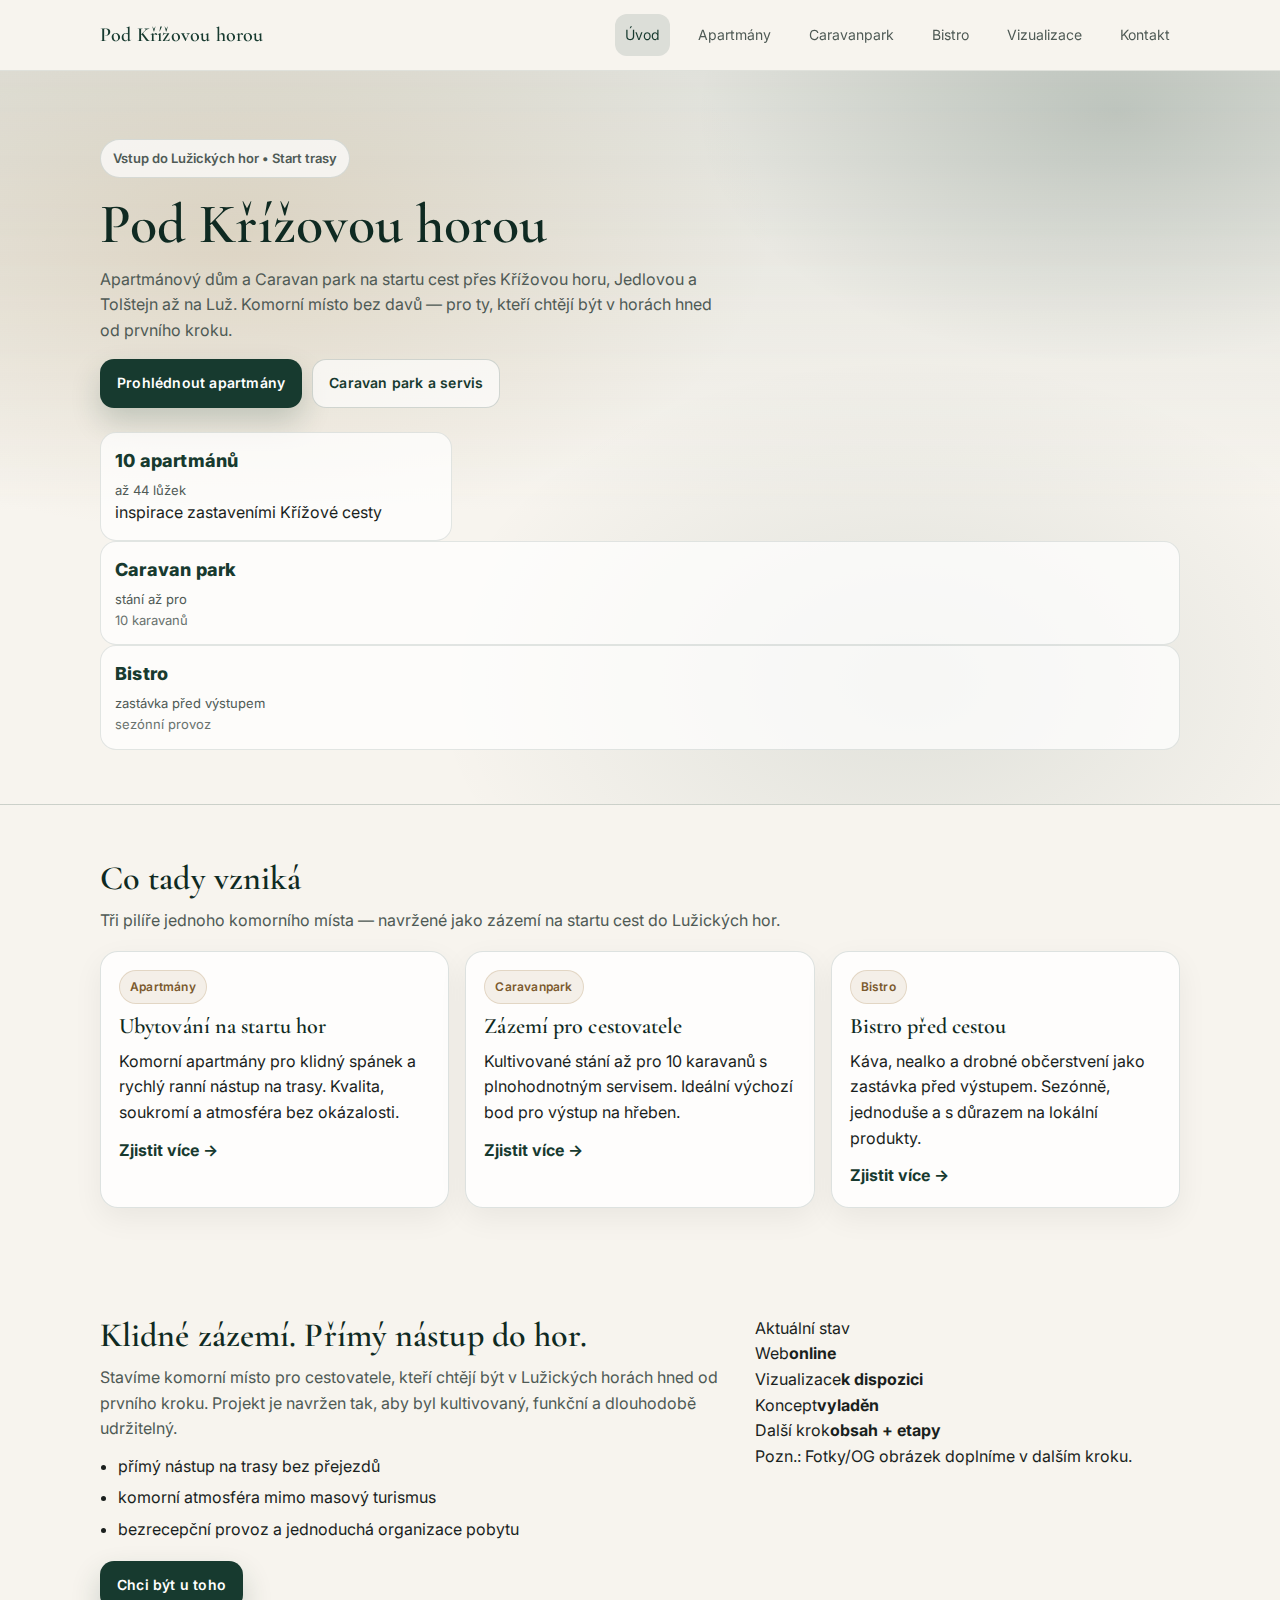
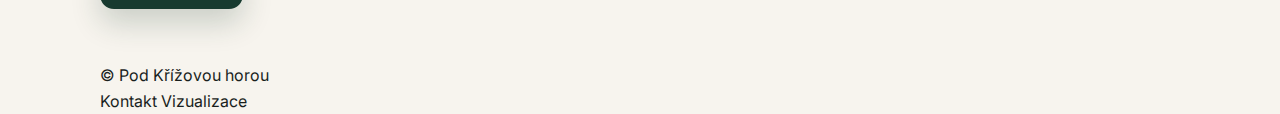
<file: index.html>
<!doctype html>
<html lang="cs">
<head>
  <meta charset="utf-8">
  <meta name="viewport" content="width=device-width, initial-scale=1">

  <title>Apartmánový dům a Caravan park Pod Křížovou horou | Vstup do Lužických hor</title>
  <meta name="description" content="Apartmánový dům, Caravan park a bistro na vstupu do Lužických hor. Odtud začíná cesta přes Křížovou horu, Jedlovou a Tolštejn až na Luž.">
  <link rel="canonical" href="https://podkrizovouhorou.cz/">
  <meta name="theme-color" content="#173A2F">
  <meta name="robots" content="index,follow">

  <!-- Open Graph -->
  <meta property="og:title" content="Pod Křížovou horou">
  <meta property="og:description" content="Apartmánový dům, Caravan park a bistro na vstupu do Lužických hor. Odtud začíná cesta přes Křížovou horu, Jedlovou a Tolštejn až na Luž.">
  <meta property="og:type" content="website">
  <meta property="og:url" content="https://podkrizovouhorou.cz/">
  <meta property="og:locale" content="cs_CZ">
  <!-- OG image doplníme později -->
  <!-- <meta property="og:image" content="https://podkrizovouhorou.cz/assets/og/og-image.jpg"> -->

  <!-- Twitter -->
  <meta name="twitter:card" content="summary_large_image">
  <meta name="twitter:title" content="Pod Křížovou horou">
  <meta name="twitter:description" content="Apartmánový dům, Caravan park a bistro na vstupu do Lužických hor. Odtud začíná cesta přes Křížovou horu, Jedlovou a Tolštejn až na Luž.">

  <link rel="icon" href="/favicon.ico">

  <link rel="preconnect" href="https://fonts.googleapis.com">
  <link rel="preconnect" href="https://fonts.gstatic.com" crossorigin>
  <link href="https://fonts.googleapis.com/css2?family=Cormorant+Garamond:wght@500;600&family=Inter:wght@300;400;500;600&display=swap" rel="stylesheet">

  <link rel="stylesheet" href="styles.css?v=20260211">
</head>
<body class="page-home">

<header class="header">
  <div class="container nav">
    <a class="brand" href="/" aria-label="Pod Křížovou horou – úvod">Pod Křížovou horou</a>

    <input class="nav-toggle" type="checkbox" id="nav-toggle"
      aria-label="Otevřít menu" aria-controls="main-menu" aria-expanded="false">

    <label class="hamburger" for="nav-toggle" aria-hidden="true">
      <span></span><span></span><span></span>
    </label>

    <nav class="menu" id="main-menu" aria-label="Hlavní menu">
      <a href="/">Úvod</a>
      <a href="apartmany.html">Apartmány</a>
      <a href="caravanpark.html">Caravanpark</a>
      <a href="bistro.html">Bistro</a>
      <a href="vizualizace.html">Vizualizace</a>
      <a href="kontakt.html">Kontakt</a>
    </nav>
  </div>
</header>

<main>
  <section class="hero">
    <div class="hero-bg" aria-hidden="true"></div>
    <div class="container hero-inner">
      <div class="hero-badge">Vstup do Lužických hor • Start trasy</div>
      <h1>Pod Křížovou horou</h1>
      <p class="hero-lead">
        Apartmánový dům a Caravan park na startu cest přes Křížovou horu, Jedlovou a Tolštejn až na Luž.
        Komorní místo bez davů — pro ty, kteří chtějí být v horách hned od prvního kroku.
      </p>

      <div class="hero-cta">
        <a class="btn btn-primary" href="apartmany.html">Prohlédnout apartmány</a>
        <a class="btn btn-ghost" href="caravanpark.html">Caravan park a servis</a>
      </div>

      <div class="hero-metrics">
        <div class="metric">
          <div class="metric-k">10 apartmánů</div>
          <div class="metric-v">až 44 lůžek</span></div>inspirace zastaveními Křížové cesty</span></div>
        </div>
        <div class="metric">
          <div class="metric-k">Caravan park</div>
          <div class="metric-v">stání až pro<br><span>10 karavanů</span></div>
        </div>
        <div class="metric">
          <div class="metric-k">Bistro</div>
          <div class="metric-v">zastávka před výstupem<br><span>sezónní provoz</span></div>
        </div>
      </div>
    </div>
  </section>

  <section class="section container">
    <div class="section-head">
      <h2>Co tady vzniká</h2>
      <p class="muted">Tři pilíře jednoho komorního místa — navržené jako zázemí na startu cest do Lužických hor.</p>
    </div>

    <div class="grid-3">
      <a class="card card-link" href="apartmany.html">
        <span class="badge">Apartmány</span>
        <h3>Ubytování na startu hor</h3>
        <p>Komorní apartmány pro klidný spánek a rychlý ranní nástup na trasy. Kvalita, soukromí a atmosféra bez okázalosti.</p>
        <div class="card-cta">Zjistit více →</div>
      </a>

      <a class="card card-link" href="caravanpark.html">
        <span class="badge">Caravanpark</span>
        <h3>Zázemí pro cestovatele</h3>
        <p>Kultivované stání až pro 10 karavanů s plnohodnotným servisem. Ideální výchozí bod pro výstup na hřeben.</p>
        <div class="card-cta">Zjistit více →</div>
      </a>

      <a class="card card-link" href="bistro.html">
        <span class="badge">Bistro</span>
        <h3>Bistro před cestou</h3>
        <p>Káva, nealko a drobné občerstvení jako zastávka před výstupem. Sezónně, jednoduše a s důrazem na lokální produkty.</p>
        <div class="card-cta">Zjistit více →</div>
      </a>
    </div>
  </section>

  <section class="section container">
    <div class="split">
      <div>
        <h2>Klidné zázemí. Přímý nástup do hor.</h2>
        <p class="muted">
          Stavíme komorní místo pro cestovatele, kteří chtějí být v Lužických horách hned od prvního kroku.
          Projekt je navržen tak, aby byl kultivovaný, funkční a dlouhodobě udržitelný.
        </p>
        <ul class="list">
          <li>přímý nástup na trasy bez přejezdů</li>
          <li>komorní atmosféra mimo masový turismus</li>
          <li>bezrecepční provoz a jednoduchá organizace pobytu</li>
        </ul>
        <div class="spacer-12"></div>
        <a class="btn btn-primary" href="kontakt.html">Chci být u toho</a>
      </div>

      <div class="panel">
        <div class="panel-title">Aktuální stav</div>
        <div class="panel-row"><span>Web</span><strong>online</strong></div>
        <div class="panel-row"><span>Vizualizace</span><strong>k dispozici</strong></div>
        <div class="panel-row"><span>Koncept</span><strong>vyladěn</strong></div>
        <div class="panel-row"><span>Další krok</span><strong>obsah + etapy</strong></div>
        <div class="panel-note">Pozn.: Fotky/OG obrázek doplníme v dalším kroku.</div>
      </div>
    </div>
  </section>
</main>

<footer class="footer">
  <div class="container">
    <div class="footer-row">
      <div>© Pod Křížovou horou</div>
      <div class="footer-links">
        <a href="kontakt.html">Kontakt</a>
        <a href="vizualizace.html">Vizualizace</a>
      </div>
    </div>
  </div>
</footer>

<script>
  // a11y: aria-expanded sync
  const toggle = document.getElementById("nav-toggle");
  if (toggle) {
    const sync = () => toggle.setAttribute("aria-expanded", toggle.checked ? "true" : "false");
    toggle.addEventListener("change", sync);
    sync();
  }

  // aktivní položka menu (funguje i pro "/")
  const path = location.pathname.split("/").pop();
  const current = path && path.length ? path : "index.html";

  document.querySelectorAll(".menu a").forEach(a=>{
    const href = a.getAttribute("href");
    if ((current === "index.html" && (href === "/" || href === "index.html")) || href === current) {
      a.classList.add("active");
    }
  });

  // zavřít mobilní menu po kliku
  document.querySelectorAll(".menu a").forEach(a=>{
    a.addEventListener("click", ()=>{ if(toggle) toggle.checked=false; });
  });
</script>

</body>
</html>
</file>
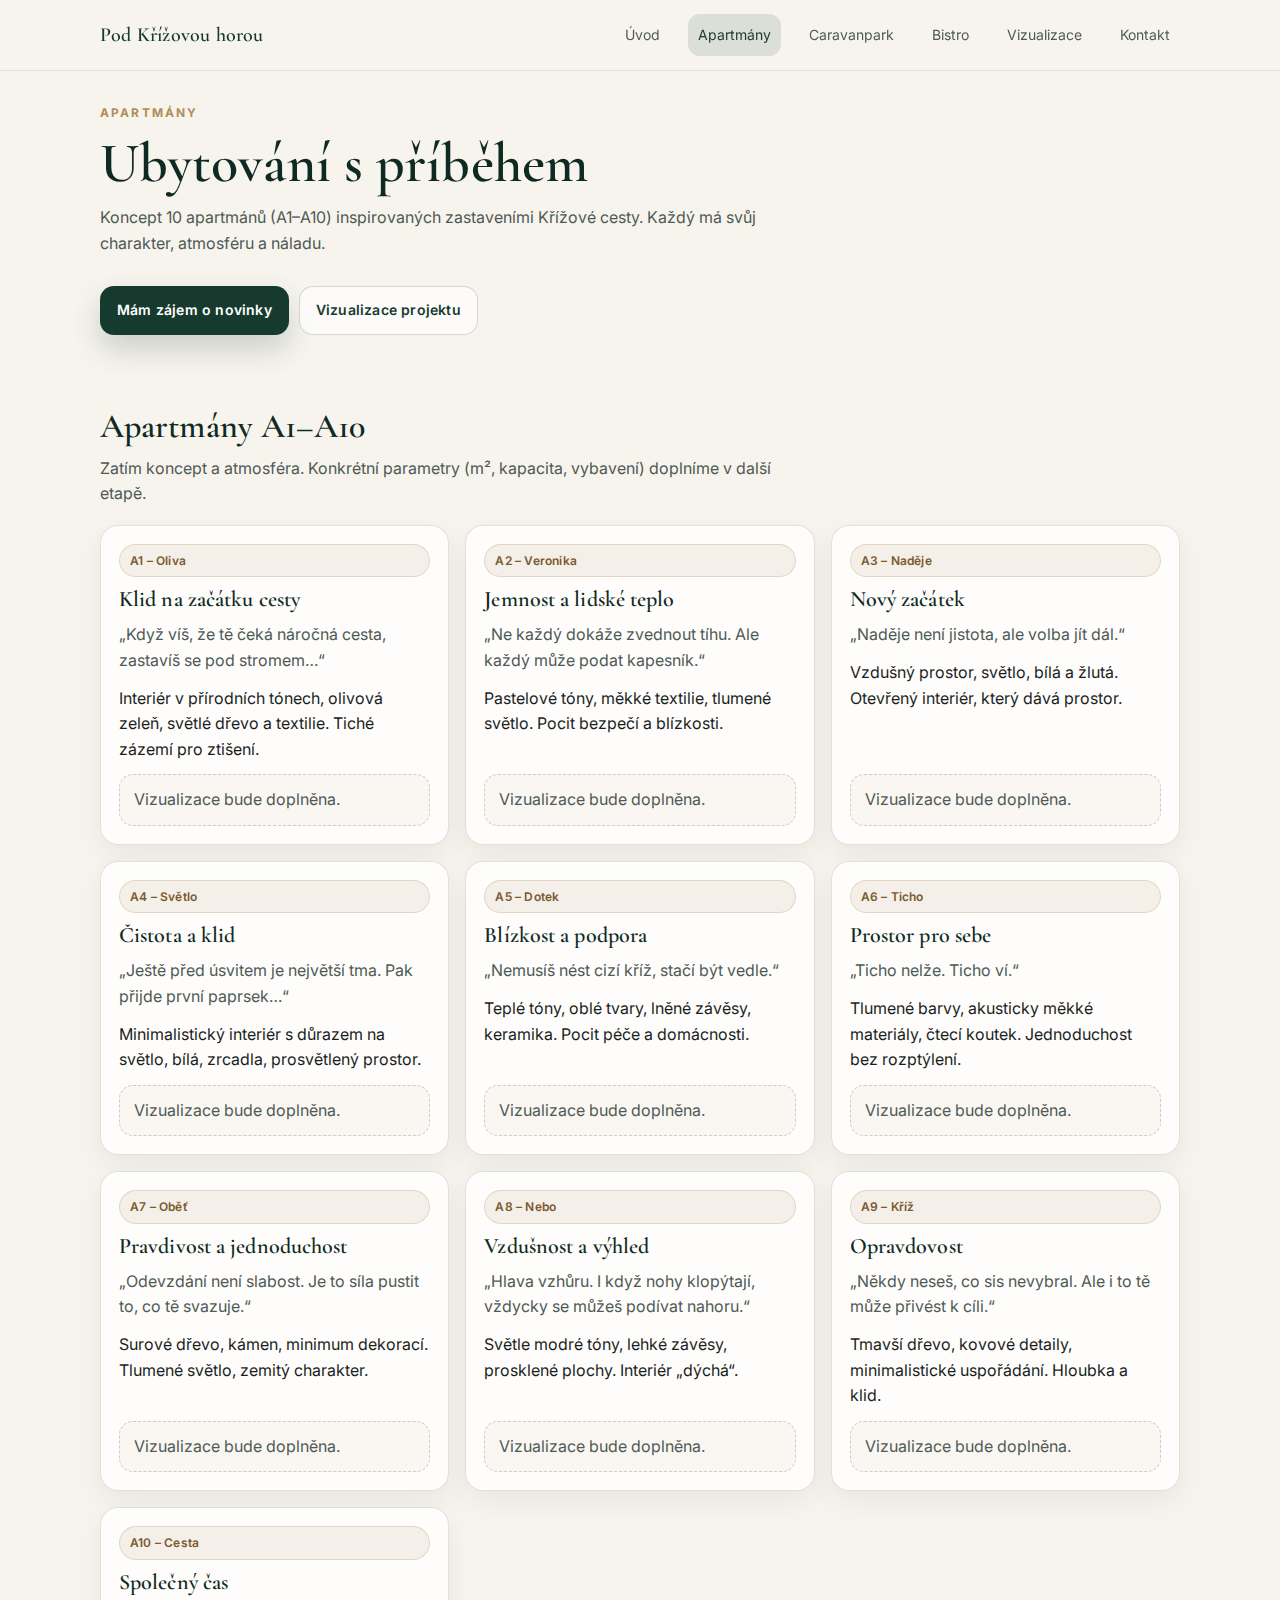
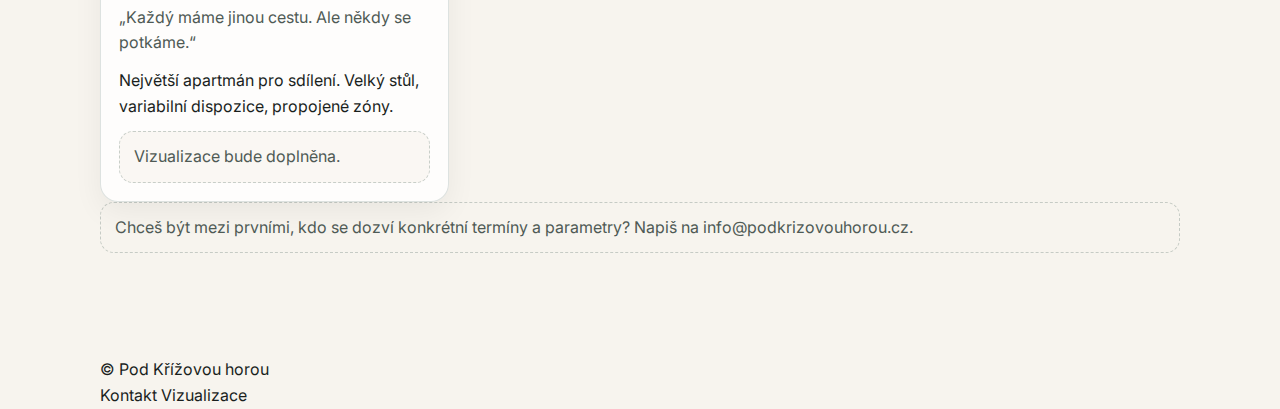
<file: apartmany.html>
<!doctype html>
<html lang="cs">
<head>
  <meta charset="utf-8">
  <meta name="viewport" content="width=device-width, initial-scale=1">

  <title>Apartmány – Pod Křížovou horou</title>
  <meta name="description" content="Apartmány Pod Křížovou horou – klidné ubytování s důrazem na soukromí a atmosféru místa. Koncept 10 tematických apartmánů (A1–A10).">
  <link rel="canonical" href="https://podkrizovouhorou.cz/apartmany.html">
  <meta name="theme-color" content="#173A2F">
  <meta name="robots" content="index,follow">

  <!-- Open Graph -->
  <meta property="og:title" content="Apartmány – Pod Křížovou horou">
  <meta property="og:description" content="Klidné ubytování s důrazem na soukromí a atmosféru místa. Koncept 10 tematických apartmánů (A1–A10).">
  <meta property="og:type" content="website">
  <meta property="og:url" content="https://podkrizovouhorou.cz/apartmany.html">
  <meta property="og:locale" content="cs_CZ">
  <!-- OG image doplníme později -->
  <!-- <meta property="og:image" content="https://podkrizovouhorou.cz/assets/og/og-image.jpg"> -->

  <!-- Twitter -->
  <meta name="twitter:card" content="summary_large_image">
  <meta name="twitter:title" content="Apartmány – Pod Křížovou horou">
  <meta name="twitter:description" content="Klidné ubytování s důrazem na soukromí a atmosféru místa. Koncept 10 tematických apartmánů (A1–A10).">

  <link rel="icon" href="/favicon.ico">

  <link rel="preconnect" href="https://fonts.googleapis.com">
  <link rel="preconnect" href="https://fonts.gstatic.com" crossorigin>
  <link href="https://fonts.googleapis.com/css2?family=Cormorant+Garamond:wght@500;600&family=Inter:wght@300;400;500;600&display=swap" rel="stylesheet">

  <link rel="stylesheet" href="styles.css?v=20260211">

</head>
<body>

<header class="header">
  <div class="container nav">
    <a class="brand" href="/" aria-label="Pod Křížovou horou – úvod">Pod Křížovou horou</a>

    <input class="nav-toggle" type="checkbox" id="nav-toggle"
      aria-label="Otevřít menu" aria-controls="main-menu" aria-expanded="false">

    <label class="hamburger" for="nav-toggle" aria-hidden="true">
      <span></span><span></span><span></span>
    </label>

    <nav class="menu" id="main-menu" aria-label="Hlavní menu">
      <a href="/">Úvod</a>
      <a href="apartmany.html">Apartmány</a>
      <a href="caravanpark.html">Caravanpark</a>
      <a href="bistro.html">Bistro</a>
      <a href="vizualizace.html">Vizualizace</a>
      <a href="kontakt.html">Kontakt</a>
    </nav>
  </div>
</header>

<main class="main">
  <section class="page-hero container">
    <div class="kicker">Apartmány</div>
    <h1>Ubytování s příběhem</h1>
    <p class="muted">
      Koncept 10 apartmánů (A1–A10) inspirovaných zastaveními Křížové cesty. Každý má svůj charakter, atmosféru a náladu.
    </p>
    <div class="spacer-12"></div>
    <div class="hero-cta">
      <a class="btn btn-primary" href="kontakt.html">Mám zájem o novinky</a>
      <a class="btn btn-ghost" href="vizualizace.html">Vizualizace projektu</a>
    </div>
  </section>

  <section class="section container">
    <div class="section-head">
      <h2>Apartmány A1–A10</h2>
      <p class="muted">Zatím koncept a atmosféra. Konkrétní parametry (m², kapacita, vybavení) doplníme v další etapě.</p>
    </div>

    <div class="grid-3">
      <!-- A1 -->
      <article class="card">
        <span class="badge">A1 – Oliva</span>
        <h3>Klid na začátku cesty</h3>
        <p class="muted">„Když víš, že tě čeká náročná cesta, zastavíš se pod stromem…“</p>
        <p>Interiér v přírodních tónech, olivová zeleň, světlé dřevo a textilie. Tiché zázemí pro ztišení.</p>
        <div class="note">Vizualizace bude doplněna.</div>
      </article>

      <!-- A2 -->
      <article class="card">
        <span class="badge">A2 – Veronika</span>
        <h3>Jemnost a lidské teplo</h3>
        <p class="muted">„Ne každý dokáže zvednout tíhu. Ale každý může podat kapesník.“</p>
        <p>Pastelové tóny, měkké textilie, tlumené světlo. Pocit bezpečí a blízkosti.</p>
        <div class="note">Vizualizace bude doplněna.</div>
      </article>

      <!-- A3 -->
      <article class="card">
        <span class="badge">A3 – Naděje</span>
        <h3>Nový začátek</h3>
        <p class="muted">„Naděje není jistota, ale volba jít dál.“</p>
        <p>Vzdušný prostor, světlo, bílá a žlutá. Otevřený interiér, který dává prostor.</p>
        <div class="note">Vizualizace bude doplněna.</div>
      </article>

      <!-- A4 -->
      <article class="card">
        <span class="badge">A4 – Světlo</span>
        <h3>Čistota a klid</h3>
        <p class="muted">„Ještě před úsvitem je největší tma. Pak přijde první paprsek…“</p>
        <p>Minimalistický interiér s důrazem na světlo, bílá, zrcadla, prosvětlený prostor.</p>
        <div class="note">Vizualizace bude doplněna.</div>
      </article>

      <!-- A5 -->
      <article class="card">
        <span class="badge">A5 – Dotek</span>
        <h3>Blízkost a podpora</h3>
        <p class="muted">„Nemusíš nést cizí kříž, stačí být vedle.“</p>
        <p>Teplé tóny, oblé tvary, lněné závěsy, keramika. Pocit péče a domácnosti.</p>
        <div class="note">Vizualizace bude doplněna.</div>
      </article>

      <!-- A6 -->
      <article class="card">
        <span class="badge">A6 – Ticho</span>
        <h3>Prostor pro sebe</h3>
        <p class="muted">„Ticho nelže. Ticho ví.“</p>
        <p>Tlumené barvy, akusticky měkké materiály, čtecí koutek. Jednoduchost bez rozptýlení.</p>
        <div class="note">Vizualizace bude doplněna.</div>
      </article>

      <!-- A7 -->
      <article class="card">
        <span class="badge">A7 – Oběť</span>
        <h3>Pravdivost a jednoduchost</h3>
        <p class="muted">„Odevzdání není slabost. Je to síla pustit to, co tě svazuje.“</p>
        <p>Surové dřevo, kámen, minimum dekorací. Tlumené světlo, zemitý charakter.</p>
        <div class="note">Vizualizace bude doplněna.</div>
      </article>

      <!-- A8 -->
      <article class="card">
        <span class="badge">A8 – Nebo</span>
        <h3>Vzdušnost a výhled</h3>
        <p class="muted">„Hlava vzhůru. I když nohy klopýtají, vždycky se můžeš podívat nahoru.“</p>
        <p>Světle modré tóny, lehké závěsy, prosklené plochy. Interiér „dýchá“.</p>
        <div class="note">Vizualizace bude doplněna.</div>
      </article>

      <!-- A9 -->
      <article class="card">
        <span class="badge">A9 – Kříž</span>
        <h3>Opravdovost</h3>
        <p class="muted">„Někdy neseš, co sis nevybral. Ale i to tě může přivést k cíli.“</p>
        <p>Tmavší dřevo, kovové detaily, minimalistické uspořádání. Hloubka a klid.</p>
        <div class="note">Vizualizace bude doplněna.</div>
      </article>

      <!-- A10 -->
      <article class="card">
        <span class="badge">A10 – Cesta</span>
        <h3>Společný čas</h3>
        <p class="muted">„Každý máme jinou cestu. Ale někdy se potkáme.“</p>
        <p>Největší apartmán pro sdílení. Velký stůl, variabilní dispozice, propojené zóny.</p>
        <div class="note">Vizualizace bude doplněna.</div>
      </article>
    </div>

    <div class="note">
      Chceš být mezi prvními, kdo se dozví konkrétní termíny a parametry? Napiš na
      <a href="mailto:info@podkrizovouhorou.cz">info@podkrizovouhorou.cz</a>.
    </div>
  </section>
</main>

<footer class="footer">
  <div class="container">
    <div class="footer-row">
      <div>© Pod Křížovou horou</div>
      <div class="footer-links">
        <a href="kontakt.html">Kontakt</a>
        <a href="vizualizace.html">Vizualizace</a>
      </div>
    </div>
  </div>
</footer>

<script>
  // a11y: aria-expanded sync
  const toggle = document.getElementById("nav-toggle");
  if (toggle) {
    const sync = () => toggle.setAttribute("aria-expanded", toggle.checked ? "true" : "false");
    toggle.addEventListener("change", sync);
    sync();
  }

  // aktivní položka menu (funguje i pro "/")
  const path = location.pathname.split("/").pop();
  const current = path && path.length ? path : "index.html";

  document.querySelectorAll(".menu a").forEach(a=>{
    const href = a.getAttribute("href");
    if ((current === "index.html" && (href === "/" || href === "index.html")) || href === current) {
      a.classList.add("active");
    }
  });

  // zavřít mobilní menu po kliku
  document.querySelectorAll(".menu a").forEach(a=>{
    a.addEventListener("click", ()=>{ if(toggle) toggle.checked=false; });
  });
</script>

</body>
</html>
</file>
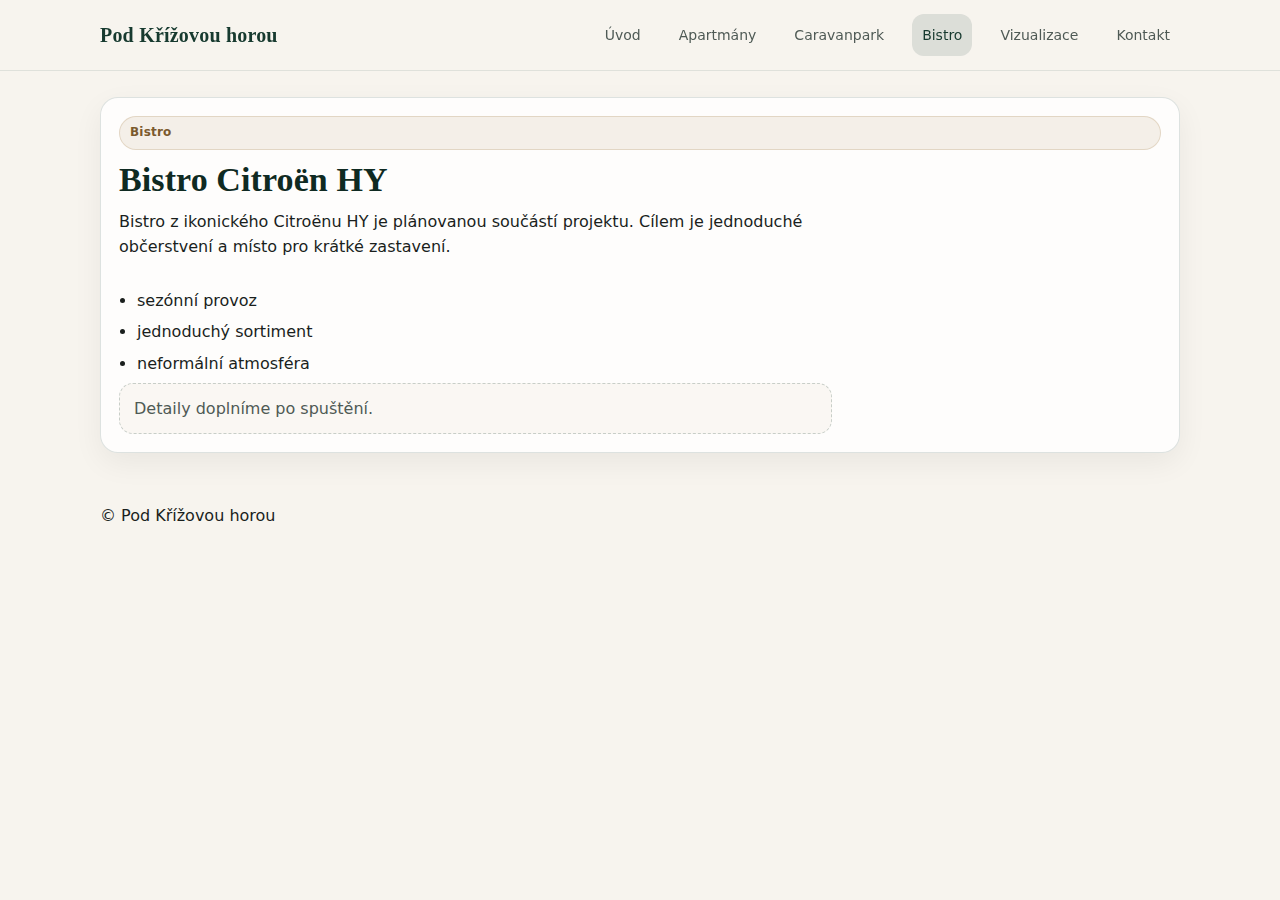
<file: bistro.html>
<!doctype html>
<html lang="cs">
<head>
  <meta charset="utf-8">
  <meta name="viewport" content="width=device-width, initial-scale=1">
  <title>Bistro Citroën HY – Pod Křížovou horou</title>
  <meta name="description" content="Bistro Citroën HY – plánované jednoduché občerstvení.">
  <link rel="stylesheet" href="styles.css">
</head>
<body>

<header class="header">
  <div class="container nav">
    <div class="brand">Pod Křížovou horou</div>
    <nav class="menu">
      <a href="index.html">Úvod</a>
      <a href="apartmany.html">Apartmány</a>
      <a href="caravanpark.html">Caravanpark</a>
      <a href="bistro.html">Bistro</a>
      <a href="vizualizace.html">Vizualizace</a>
      <a href="kontakt.html">Kontakt</a>
    </nav>
  </div>
</header>

<main class="main container">
  <div class="card">
    <span class="badge">Bistro</span>
    <h2>Bistro Citroën HY</h2>
    <p>
      Bistro z ikonického Citroënu HY je plánovanou součástí projektu.
      Cílem je jednoduché občerstvení a místo pro krátké zastavení.
    </p>
    <ul class="list">
      <li>sezónní provoz</li>
      <li>jednoduchý sortiment</li>
      <li>neformální atmosféra</li>
    </ul>
    <p class="note">Detaily doplníme po spuštění.</p>
  </div>
</main>

<footer class="footer">
  <div class="container">© Pod Křížovou horou</div>
</footer>

<script>
  const path = location.pathname.split("/").pop() || "index.html";
  document.querySelectorAll(".menu a").forEach(a=>{
    if(a.getAttribute("href") === path) a.classList.add("active");
  });
</script>

</body>
</html>
</file>
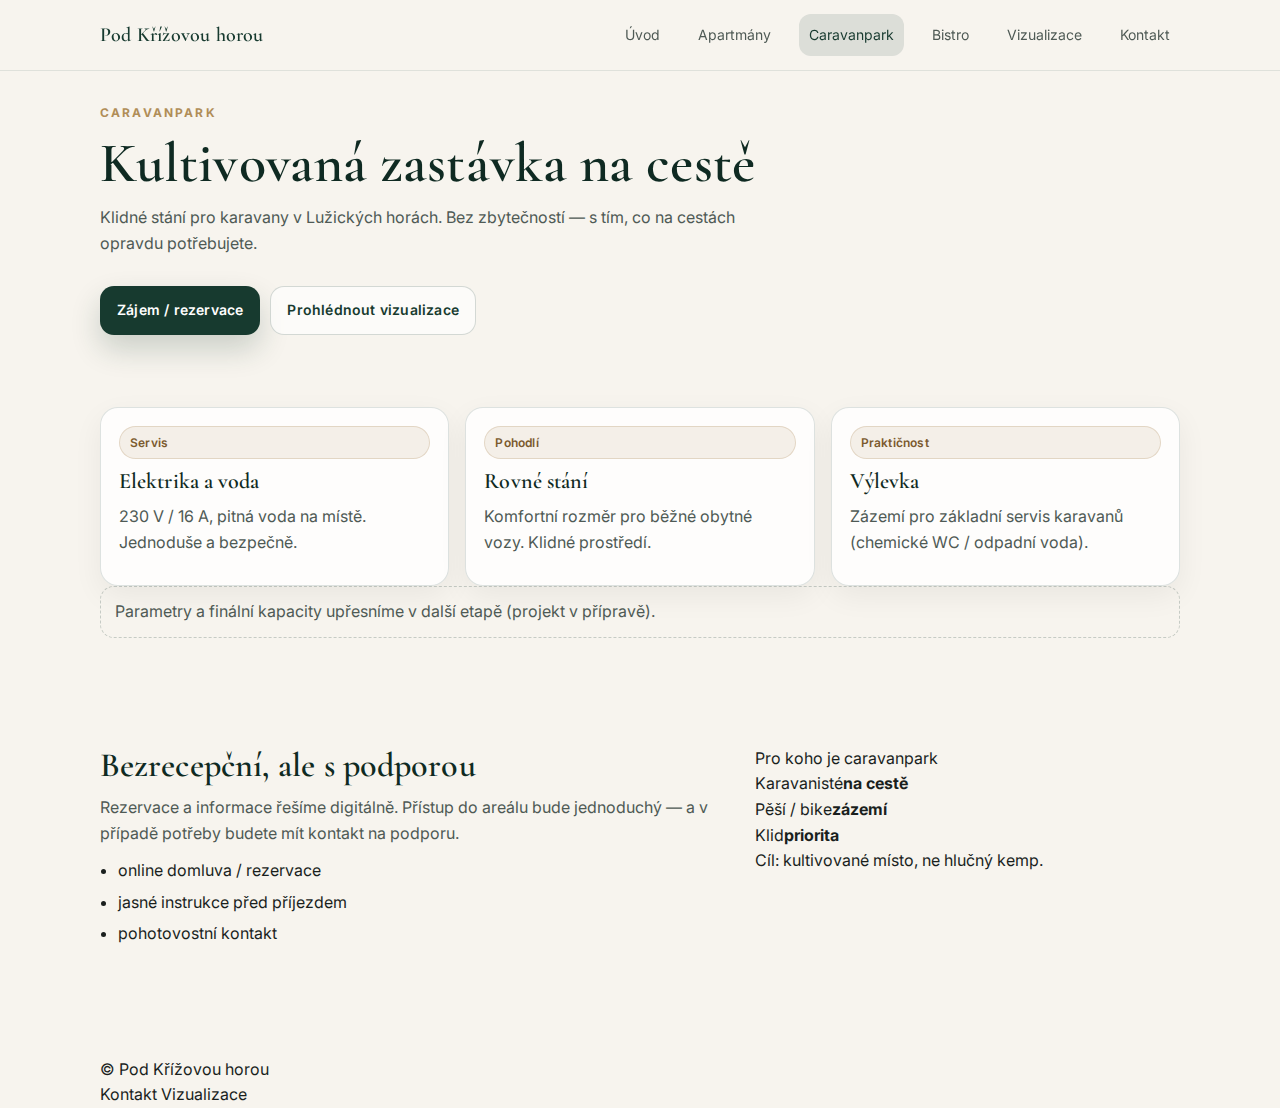
<file: caravanpark.html>
<!doctype html>
<html lang="cs">
<head>
  <meta charset="utf-8">
  <meta name="viewport" content="width=device-width, initial-scale=1">

  <title>Caravanpark – Pod Křížovou horou</title>
  <meta name="description" content="Kultivované stání pro karavany v Lužických horách. Elektřina, voda, výlevka a klidné zázemí.">
  <link rel="canonical" href="https://podkrizovouhorou.cz/caravanpark.html">
  <meta name="theme-color" content="#173A2F">
  <meta name="robots" content="index,follow">

  <!-- Open Graph -->
  <meta property="og:title" content="Caravanpark – Pod Křížovou horou">
  <meta property="og:description" content="Kultivované stání pro karavany v Lužických horách. Elektřina, voda, výlevka a klidné zázemí.">
  <meta property="og:type" content="website">
  <meta property="og:url" content="https://podkrizovouhorou.cz/caravanpark.html">
  <meta property="og:locale" content="cs_CZ">
  <!-- OG image doplníme později -->
  <!-- <meta property="og:image" content="https://podkrizovouhorou.cz/assets/og/og-image.jpg"> -->

  <!-- Twitter -->
  <meta name="twitter:card" content="summary_large_image">
  <meta name="twitter:title" content="Caravanpark – Pod Křížovou horou">
  <meta name="twitter:description" content="Kultivované stání pro karavany v Lužických horách. Elektřina, voda, výlevka a klidné zázemí.">

  <link rel="icon" href="/favicon.ico">

  <link rel="preconnect" href="https://fonts.googleapis.com">
  <link rel="preconnect" href="https://fonts.gstatic.com" crossorigin>
  <link href="https://fonts.googleapis.com/css2?family=Cormorant+Garamond:wght@500;600&family=Inter:wght@300;400;500;600&display=swap" rel="stylesheet">

  <link rel="stylesheet" href="styles.css?v=20260211">

</head>
<body>

<header class="header">
  <div class="container nav">
    <a class="brand" href="/" aria-label="Pod Křížovou horou – úvod">Pod Křížovou horou</a>

    <input class="nav-toggle" type="checkbox" id="nav-toggle"
      aria-label="Otevřít menu" aria-controls="main-menu" aria-expanded="false">

    <label class="hamburger" for="nav-toggle" aria-hidden="true">
      <span></span><span></span><span></span>
    </label>

    <nav class="menu" id="main-menu" aria-label="Hlavní menu">
      <a href="/">Úvod</a>
      <a href="apartmany.html">Apartmány</a>
      <a href="caravanpark.html">Caravanpark</a>
      <a href="bistro.html">Bistro</a>
      <a href="vizualizace.html">Vizualizace</a>
      <a href="kontakt.html">Kontakt</a>
    </nav>
  </div>
</header>

<main class="main">
  <section class="page-hero container">
    <div class="kicker">Caravanpark</div>
    <h1>Kultivovaná zastávka na cestě</h1>
    <p class="muted">
      Klidné stání pro karavany v Lužických horách. Bez zbytečností — s tím, co na cestách opravdu potřebujete.
    </p>
    <div class="spacer-12"></div>
    <div class="hero-cta">
      <a class="btn btn-primary" href="kontakt.html">Zájem / rezervace</a>
      <a class="btn btn-ghost" href="vizualizace.html">Prohlédnout vizualizace</a>
    </div>
  </section>

  <section class="section container">
    <div class="grid-3">
      <div class="card">
        <span class="badge">Servis</span>
        <h3>Elektrika a voda</h3>
        <p class="muted">230 V / 16 A, pitná voda na místě. Jednoduše a bezpečně.</p>
      </div>

      <div class="card">
        <span class="badge">Pohodlí</span>
        <h3>Rovné stání</h3>
        <p class="muted">Komfortní rozměr pro běžné obytné vozy. Klidné prostředí.</p>
      </div>

      <div class="card">
        <span class="badge">Praktičnost</span>
        <h3>Výlevka</h3>
        <p class="muted">Zázemí pro základní servis karavanů (chemické WC / odpadní voda).</p>
      </div>
    </div>

    <div class="note">
      Parametry a finální kapacity upřesníme v další etapě (projekt v přípravě).
    </div>
  </section>

  <section class="section container">
    <div class="split">
      <div>
        <h2>Bezrecepční, ale s podporou</h2>
        <p class="muted">
          Rezervace a informace řešíme digitálně. Přístup do areálu bude jednoduchý — a v případě potřeby budete mít kontakt na podporu.
        </p>
        <ul class="list">
          <li>online domluva / rezervace</li>
          <li>jasné instrukce před příjezdem</li>
          <li>pohotovostní kontakt</li>
        </ul>
      </div>

      <div class="panel">
        <div class="panel-title">Pro koho je caravanpark</div>
        <div class="panel-row"><span>Karavanisté</span><strong>na cestě</strong></div>
        <div class="panel-row"><span>Pěší / bike</span><strong>zázemí</strong></div>
        <div class="panel-row"><span>Klid</span><strong>priorita</strong></div>
        <div class="panel-note">Cíl: kultivované místo, ne hlučný kemp.</div>
      </div>
    </div>
  </section>
</main>

<footer class="footer">
  <div class="container">
    <div class="footer-row">
      <div>© Pod Křížovou horou</div>
      <div class="footer-links">
        <a href="kontakt.html">Kontakt</a>
        <a href="vizualizace.html">Vizualizace</a>
      </div>
    </div>
  </div>
</footer>

<script>
  // a11y: aria-expanded sync
  const toggle = document.getElementById("nav-toggle");
  if (toggle) {
    const sync = () => toggle.setAttribute("aria-expanded", toggle.checked ? "true" : "false");
    toggle.addEventListener("change", sync);
    sync();
  }

  // aktivní položka menu (funguje i pro "/")
  const path = location.pathname.split("/").pop();
  const current = path && path.length ? path : "index.html";

  document.querySelectorAll(".menu a").forEach(a=>{
    const href = a.getAttribute("href");
    if ((current === "index.html" && (href === "/" || href === "index.html")) || href === current) {
      a.classList.add("active");
    }
  });

  // zavřít mobilní menu po kliku
  document.querySelectorAll(".menu a").forEach(a=>{
    a.addEventListener("click", ()=>{ if(toggle) toggle.checked=false; });
  });
</script>

</body>
</html>
</file>
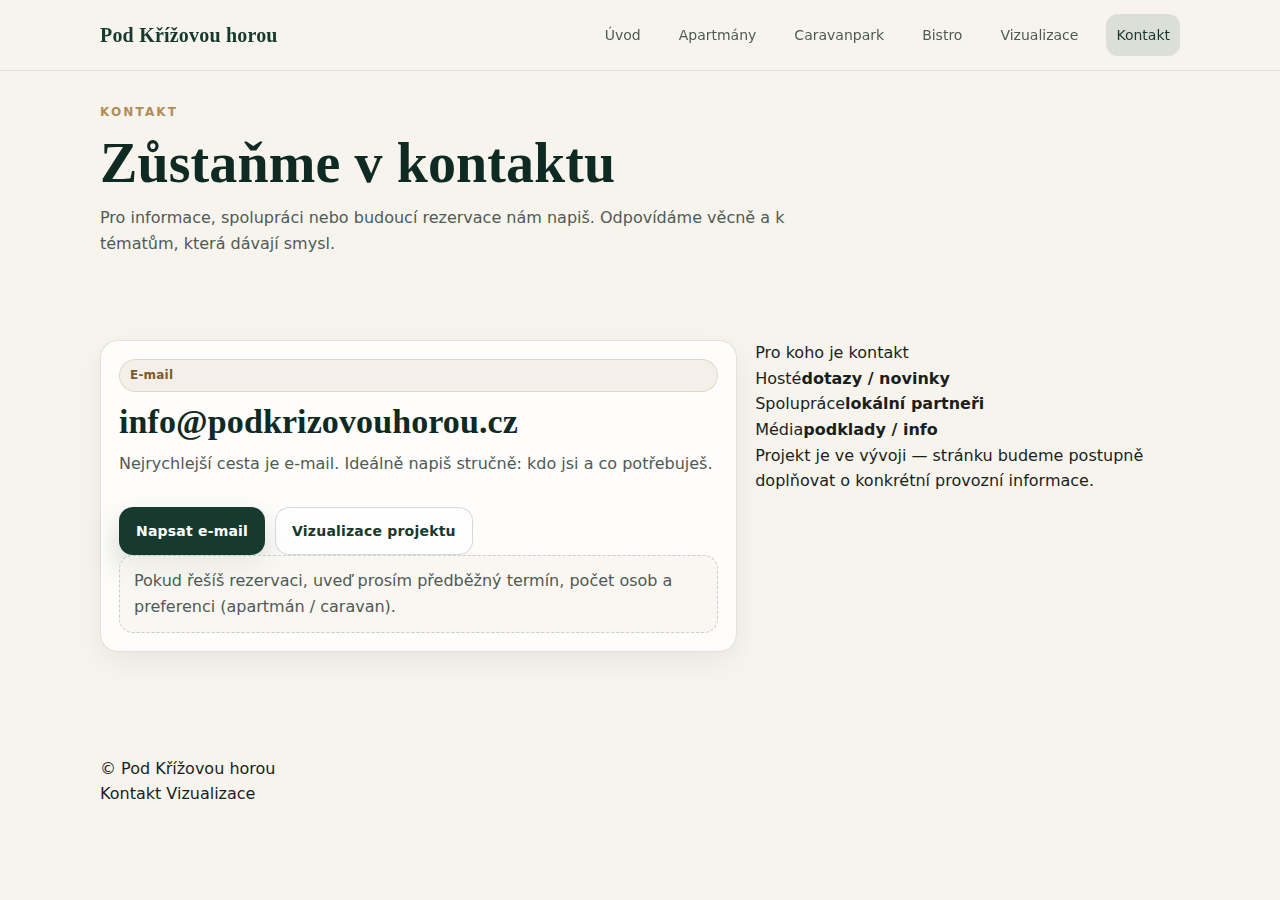
<file: kontakt.html>
<!doctype html>
<html lang="cs">
<head>
  <meta charset="utf-8">
  <meta name="viewport" content="width=device-width, initial-scale=1">

  <title>Kontakt – Pod Křížovou horou</title>
  <meta name="description" content="Kontakt na projekt Pod Křížovou horou. Pro informace, spolupráci nebo budoucí rezervace nám napiš.">
  <link rel="canonical" href="https://podkrizovouhorou.cz/kontakt.html">
  <meta name="theme-color" content="#173A2F">
  <meta name="robots" content="index,follow">

  <!-- Open Graph -->
  <meta property="og:title" content="Kontakt – Pod Křížovou horou">
  <meta property="og:description" content="Kontakt na projekt Pod Křížovou horou. Pro informace, spolupráci nebo budoucí rezervace nám napiš.">
  <meta property="og:type" content="website">
  <meta property="og:url" content="https://podkrizovouhorou.cz/kontakt.html">
  <meta property="og:locale" content="cs_CZ">
  <meta property="og:image" content="https://podkrizovouhorou.cz/assets/og-image.jpg">

  <!-- Twitter -->
  <meta name="twitter:card" content="summary_large_image">
  <meta name="twitter:title" content="Kontakt – Pod Křížovou horou">
  <meta name="twitter:description" content="Kontakt na projekt Pod Křížovou horou. Pro informace, spolupráci nebo budoucí rezervace nám napiš.">
  <meta name="twitter:image" content="https://podkrizovouhorou.cz/assets/og-image.jpg">

  <link rel="icon" href="/favicon.ico">
  <link rel="stylesheet" href="styles.css">

  <script type="application/ld+json">
{
  "@context": "https://schema.org",
  "@type": "WebPage",
  "name": "Kontakt – Pod Křížovou horou",
  "url": "https://podkrizovouhorou.cz/kontakt.html",
  "description": "Kontakt na projekt Pod Křížovou horou. Pro informace, spolupráci nebo budoucí rezervace nám napiš.",
  "inLanguage": "cs",
  "isPartOf": {
    "@type": "WebSite",
    "name": "Pod Křížovou horou",
    "url": "https://podkrizovouhorou.cz/"
  }
}
</script>
</head>
<body>

<header class="header">
  <div class="container nav">
    <a class="brand" href="/" aria-label="Pod Křížovou horou – úvod">Pod Křížovou horou</a>

    <input class="nav-toggle" type="checkbox" id="nav-toggle"
      aria-label="Otevřít menu" aria-controls="main-menu" aria-expanded="false">

    <label class="hamburger" for="nav-toggle" aria-hidden="true">
      <span></span><span></span><span></span>
    </label>

    <nav class="menu" id="main-menu" aria-label="Hlavní menu">
      <a href="/">Úvod</a>
      <a href="apartmany.html">Apartmány</a>
      <a href="caravanpark.html">Caravanpark</a>
      <a href="bistro.html">Bistro</a>
      <a href="vizualizace.html">Vizualizace</a>
      <a href="kontakt.html">Kontakt</a>
    </nav>
  </div>
</header>

<main class="main">
  <section class="page-hero container">
    <div class="kicker">Kontakt</div>
    <h1>Zůstaňme v kontaktu</h1>
    <p class="muted">Pro informace, spolupráci nebo budoucí rezervace nám napiš. Odpovídáme věcně a k tématům, která dávají smysl.</p>
  </section>

  <section class="section container">
    <div class="split">
      <div class="card">
        <span class="badge">E-mail</span>
        <h2>info@podkrizovouhorou.cz</h2>
        <p class="muted">Nejrychlejší cesta je e-mail. Ideálně napiš stručně: kdo jsi a co potřebuješ.</p>

        <div class="spacer-12"></div>
        <div class="hero-cta">
          <a class="btn btn-primary" href="mailto:info@podkrizovouhorou.cz?subject=Pod%20K%C5%99%C3%AD%C5%BEovou%20horou%20%E2%80%93%20dotaz">Napsat e-mail</a>
          <a class="btn btn-ghost" href="vizualizace.html">Vizualizace projektu</a>
        </div>

        <p class="note">
          Pokud řešíš rezervaci, uveď prosím předběžný termín, počet osob a preferenci (apartmán / caravan).
        </p>
      </div>

      <div class="panel">
        <div class="panel-title">Pro koho je kontakt</div>
        <div class="panel-row"><span>Hosté</span><strong>dotazy / novinky</strong></div>
        <div class="panel-row"><span>Spolupráce</span><strong>lokální partneři</strong></div>
        <div class="panel-row"><span>Média</span><strong>podklady / info</strong></div>
        <div class="panel-note">Projekt je ve vývoji — stránku budeme postupně doplňovat o konkrétní provozní informace.</div>
      </div>
    </div>
  </section>
</main>

<footer class="footer">
  <div class="container">
    <div class="footer-row">
      <div>© Pod Křížovou horou</div>
      <div class="footer-links">
        <a href="kontakt.html">Kontakt</a>
        <a href="vizualizace.html">Vizualizace</a>
      </div>
    </div>
  </div>
</footer>

<script>
  // a11y: aria-expanded sync
  const toggle = document.getElementById("nav-toggle");
  if (toggle) {
    const sync = () => toggle.setAttribute("aria-expanded", toggle.checked ? "true" : "false");
    toggle.addEventListener("change", sync);
    sync();
  }

  // aktivní položka menu (funguje i pro "/")
  const path = location.pathname.split("/").pop();
  const current = path && path.length ? path : "index.html";

  document.querySelectorAll(".menu a").forEach(a=>{
    const href = a.getAttribute("href");
    if ((current === "index.html" && (href === "/" || href === "index.html")) || href === current) {
      a.classList.add("active");
    }
  });

  // zavřít mobilní menu po kliku
  document.querySelectorAll(".menu a").forEach(a=>{
    a.addEventListener("click", ()=>{ if(toggle) toggle.checked=false; });
  });
</script>

</body>
</html>
</file>
<file: styles.css>
/* Pod Křížovou horou – Premium minimalistický styl
   (statický web: HTML + CSS, Netlify)
*/

:root{
  --bg: #f7f4ee;
  --surface: #ffffff;
  --text: #1a1f1d;

  /* jemně zvednutý kontrast pro lepší čitelnost */
  --muted: #4f5a55;

  --brand: #173a2f;
  --brand-2: #0f2a22;
  --accent: #b08d57;
  --border: rgba(23,58,47,.14);
  --shadow: 0 18px 45px rgba(0,0,0,.10);
  --radius: 18px;

  --container: 1080px;
}

*{ box-sizing:border-box; }
html{ scroll-behavior:smooth; }
body{
  margin:0;
  font-family: "Inter", system-ui, -apple-system, Segoe UI, Roboto, Arial, sans-serif;
  color:var(--text);
  background:var(--bg);
  line-height:1.6;
}

/* UX: lepší tap highlight na mobilech */
a, button, label{
  -webkit-tap-highlight-color: transparent;
}

img{ max-width:100%; height:auto; }

a{ color: inherit; text-decoration: none; }
a:hover{ text-decoration: none; }

/* Accessiblity: jednotný focus ring */
:focus-visible{
  outline: 3px solid rgba(176,141,87,.55);
  outline-offset: 3px;
  border-radius: 12px;
}

/* Reduced motion */
@media (prefers-reduced-motion: reduce){
  html{ scroll-behavior: auto; }
  *{ transition: none !important; animation: none !important; }
}

.container{
  width: min(var(--container), calc(100% - 40px));
  margin: 0 auto;
}

/* Header */
.header{
  position: sticky;
  top: 0;
  z-index: 50;
  backdrop-filter: blur(10px);
  background: rgba(247,244,238,.72);
  border-bottom: 1px solid rgba(23,58,47,.10);
}

.nav{
  position: relative; /* důležité pro absolutní menu na mobilu */
  display:flex;
  align-items:center;
  justify-content:space-between;
  padding: 14px 0;
  gap: 14px;
}

.brand{
  font-family: "Cormorant Garamond", serif;
  font-weight: 600;
  letter-spacing: .2px;
  font-size: 20px;
  color: var(--brand);
}

.menu{
  display:flex;
  align-items:center;
  gap: 18px;
  font-size: 14px;
  color: var(--muted);
}

.menu a{
  padding: 10px 10px;
  border-radius: 12px;
  transition: background .15s ease, color .15s ease, transform .15s ease;
}

.menu a:hover{
  background: rgba(23,58,47,.08);
  color: var(--brand);
}

.menu a.active{
  background: rgba(23,58,47,.12);
  color: var(--brand);
}

/* Mobile nav */
.nav-toggle{ display:none; }
.hamburger{
  display:none;
  width: 44px;
  height: 40px;
  border-radius: 12px;
  border: 1px solid rgba(23,58,47,.14);
  background: rgba(255,255,255,.65);
  align-items:center;
  justify-content:center;
  gap: 5px;
  cursor:pointer;
}
.hamburger span{
  display:block;
  width: 18px;
  height: 2px;
  background: var(--brand);
  border-radius: 99px;
  opacity:.9;
}

@media (max-width: 860px){
  .hamburger{ display:flex; }
  .menu{
    position: absolute;
    right: 20px;
    top: 62px;
    width: min(320px, calc(100vw - 40px));
    padding: 10px;
    background: rgba(255,255,255,.90);
    border: 1px solid rgba(23,58,47,.14);
    border-radius: 16px;
    box-shadow: var(--shadow);
    display:none;
    flex-direction: column;
    align-items: stretch;
    gap: 4px;
  }
  .menu a{ padding: 12px 12px; }
  .nav-toggle:checked ~ .menu{ display:flex; }
}

/* Typography */
h1,h2,h3{
  font-family:"Cormorant Garamond", serif;
  font-weight: 600;
  line-height:1.15;
  letter-spacing: .1px;
  margin: 0 0 10px 0;
  color: var(--brand-2);
}
h1{ font-size: clamp(34px, 5vw, 56px); }
h2{ font-size: clamp(24px, 3.2vw, 34px); }

/* vylepšení pro mobil: h3 je flexibilní (globálně) */
h3{ font-size: clamp(18px, 2.2vw, 22px); }

/* čitelnost: omezení délky řádku */
p{ margin: 0 0 12px 0; max-width: 70ch; }
.muted{ color: var(--muted); }

/* Buttons */
.btn{
  display:inline-flex;
  align-items:center;
  justify-content:center;
  gap: 10px;
  padding: 12px 16px;
  border-radius: 14px;
  border: 1px solid transparent;
  font-weight: 600;
  font-size: 14px;
  letter-spacing:.2px;
  transition: transform .15s ease, box-shadow .15s ease, background .15s ease, border-color .15s ease;
  cursor:pointer;
}
.btn:active{ transform: translateY(1px); }

.btn-primary{
  background: var(--brand);
  color: #fff;
  box-shadow: 0 14px 30px rgba(23,58,47,.20);
}
.btn-primary:hover{ background: #124034; }

.btn-ghost{
  background: rgba(255,255,255,.65);
  border-color: rgba(23,58,47,.18);
  color: var(--brand);
}
.btn-ghost:hover{ background: rgba(255,255,255,.85); }

/* Layout blocks */
.main{ padding: 26px 0 50px; }

.section{ padding: 54px 0; }
.section-head{ margin-bottom: 18px; max-width: 820px; }
.spacer-12{ height: 12px; }

.grid-3{
  display:grid;
  grid-template-columns: repeat(3, minmax(0, 1fr));
  gap: 16px;
}
@media (max-width: 980px){
  .grid-3{ grid-template-columns: 1fr; }
}

.split{
  display:grid;
  grid-template-columns: 1.2fr .8fr;
  gap: 18px;
  align-items: start;
}
@media (max-width: 980px){
  .split{ grid-template-columns: 1fr; }
}

/* Cards */
.card{
  background: rgba(255,255,255,.82);
  border: 1px solid rgba(23,58,47,.14);
  border-radius: var(--radius);
  padding: 18px;
  box-shadow: 0 10px 30px rgba(0,0,0,.06);

  /* NOVĚ: umožní zarovnání spodního bloku (note) ke dnu */
  display: flex;
  flex-direction: column;
}

.card-link{
  display:block;
  transition: transform .15s ease, box-shadow .15s ease; /* fix: transition patří sem */
}
.card-link:hover{
  transform: translateY(-2px);
  box-shadow: var(--shadow);
}

.badge{
  display:inline-flex;
  align-items:center;
  gap: 8px;
  padding: 6px 10px;
  border-radius: 999px;
  background: rgba(176,141,87,.12);
  border: 1px solid rgba(176,141,87,.25);
  color: #7b5a2e;
  font-size: 12px;
  font-weight: 600;
  letter-spacing:.2px;
  margin-bottom: 10px;
}

.list{
  margin: 10px 0 0 0;
  padding-left: 18px;
  color: var(--text);
}
.list li{ margin: 6px 0; }

.note{
  margin-top: 14px;
  padding: 12px 14px;
  border-radius: 14px;
  border: 1px dashed rgba(23,58,47,.22);
  color: var(--muted);
  background: rgba(247,244,238,.65);

  /* NOVĚ: přilepí "Vizualizace bude doplněna" ke spodní hraně karty */
  margin-top: auto;
  margin-bottom: 0;
}

.card-cta{
  margin-top: 12px;
  color: var(--brand);
  font-weight: 700;
}

/* Page hero */
.page-hero{
  padding: 6px 0 18px;
}
.kicker{
  color: var(--accent);
  font-weight: 700;
  font-size: 12px;
  letter-spacing: .18em;
  text-transform: uppercase;
  margin-bottom: 8px;
}

/* Home hero */
.hero{
  position: relative;
  overflow: hidden;
  padding: 68px 0 54px;
  border-bottom: 1px solid rgba(23,58,47,.10);
  background: linear-gradient(180deg, rgba(23,58,47,.10), rgba(247,244,238,1) 60%);
}
.hero-bg{
  position:absolute;
  inset: -40px;
  background:
    radial-gradient(900px 500px at 20% 25%, rgba(176,141,87,.22), transparent 60%),
    radial-gradient(700px 420px at 85% 10%, rgba(23,58,47,.18), transparent 60%),
    radial-gradient(800px 540px at 70% 80%, rgba(23,58,47,.10), transparent 60%);
  pointer-events:none;
}
.hero-inner{ position: relative; }
.hero-badge{
  display:inline-flex;
  align-items:center;
  gap:10px;
  padding: 8px 12px;
  border-radius: 999px;
  background: rgba(255,255,255,.70);
  border: 1px solid rgba(23,58,47,.14);
  color: var(--muted);
  font-weight: 600;
  font-size: 13px;
  margin-bottom: 14px;
}
.hero-lead{
  max-width: 62ch;
  font-size: 16px;
  color: var(--muted);
  margin-bottom: 16px;
}
.hero-cta{
  display:flex;
  gap: 10px;
  flex-wrap: wrap;
  margin-top: 6px;
}

/* Hero metrics (homepage) */
.hero-metrics{
  margin-top: 24px;
  display:grid;
  grid-template-columns: repeat(3, minmax(0,1fr));
  gap: 12px;
}
.metric{
  background: rgba(255,255,255,.72);
  border: 1px solid rgba(23,58,47,.12);
  border-radius: 16px;
  padding: 14px 14px;
}
.metric-k{
  font-weight: 800;
  letter-spacing: .2px;
  color: var(--brand);
  font-size: 18px;
}
.metric-v{
  color: var(--muted);
  font-size: 13px;
  margin-top: 4px;
}
.metric-v span{ opacity:.85; }

@media (max-width: 980px){
  .hero{ padding: 52px 0 42px; }
  .hero-metrics{ grid-template-columns: 1fr; }
}

/* =========================================================
   Apartmány – silnější hierarchie (jen na stránce apartmány)
   Pozn.: funguje jen pokud je v apartmany.html:
   <body class="page-apartmany">
   ========================================================= */

body.page-apartmany .card h3{
  font-size: clamp(26px, 3vw, 34px);
  font-weight: 700;
  line-height: 1.08;
  letter-spacing: 0;
  color: var(--brand-2);
  margin-top: 4px;
  margin-bottom: 12px;
}

body.page-apartmany .badge{
  font-size: 13px;
  padding: 7px 12px;
  margin-bottom: 12px;
  border-color: rgba(23,58,47,.16);
  background: rgba(23,58,47,.08);
  color: var(--brand);
}

/* jemně zvednout první "výrazný" text, pokud někde používáš <strong> v popisu */
body.page-apartmany .card p strong{
  color: var(--brand-2);
}
</file>
